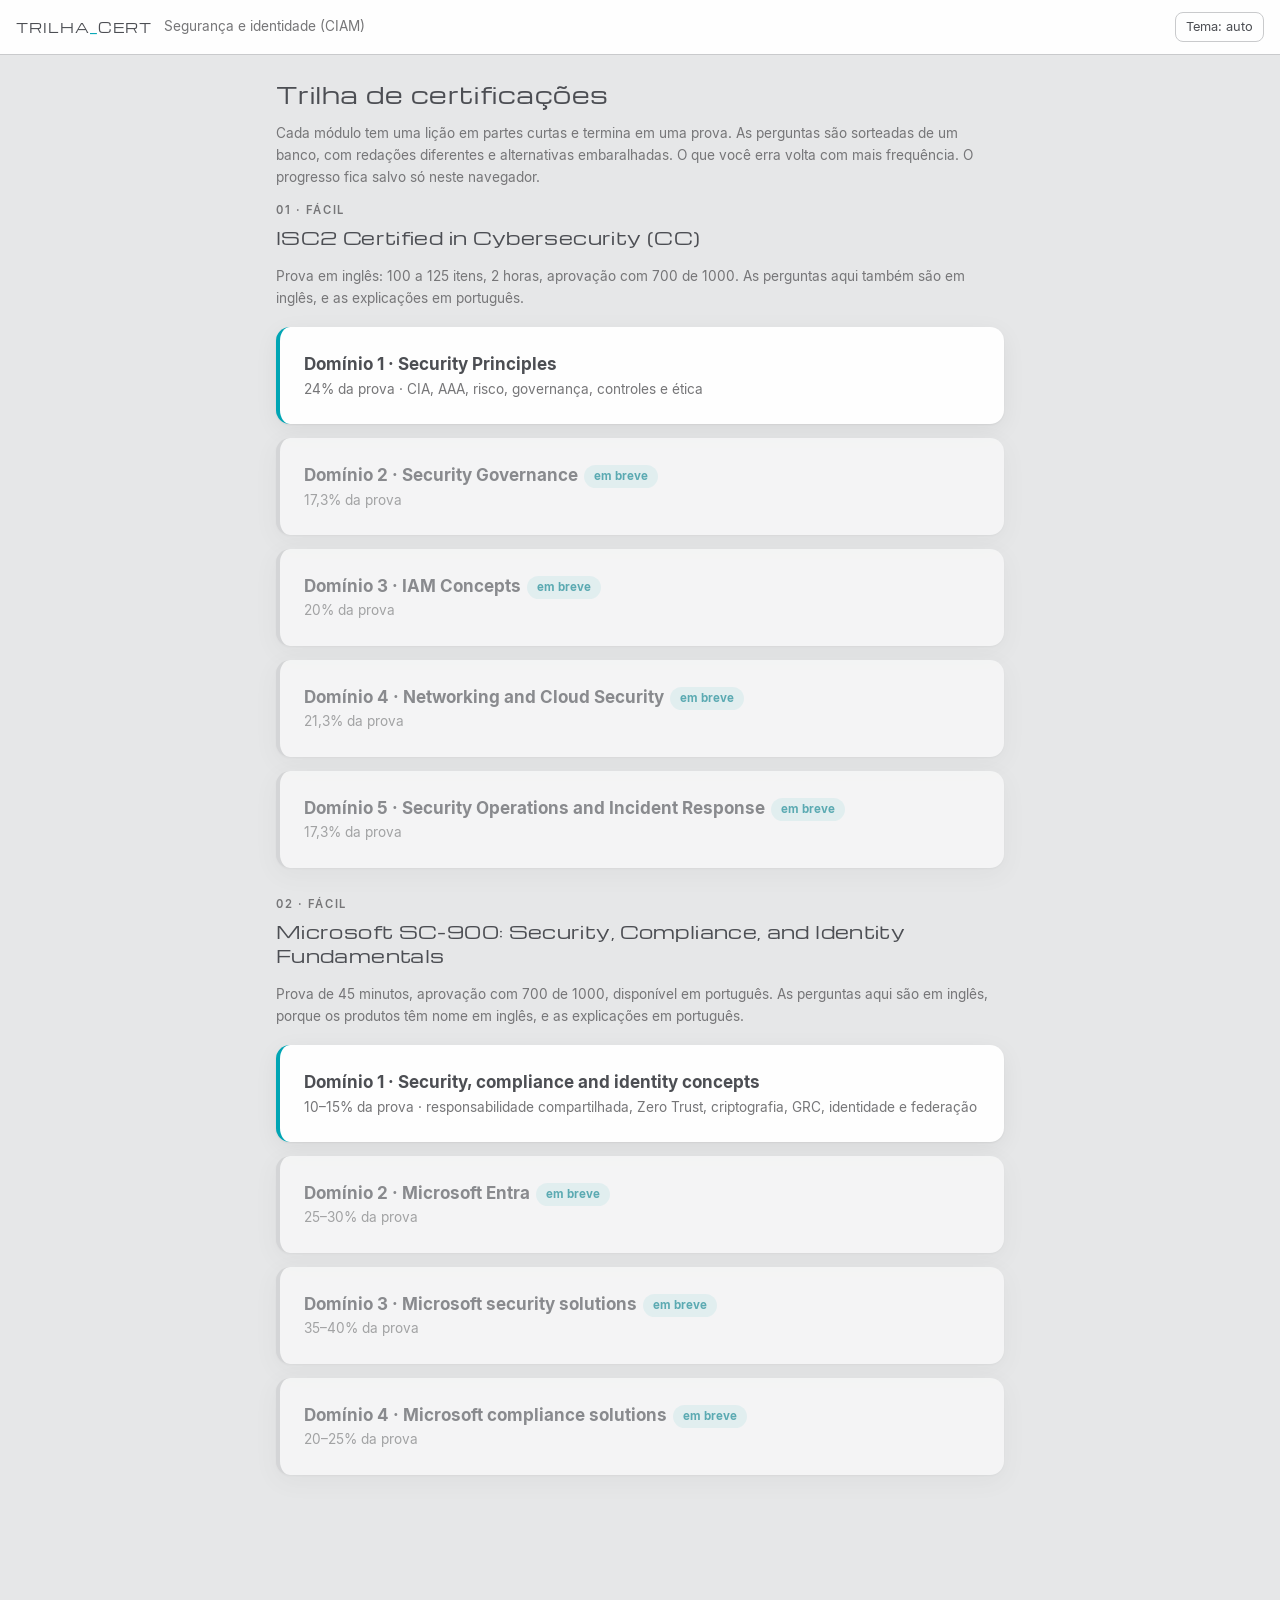
<file: index.html>
<!doctype html>
<html lang="pt-BR">
<head>
  <meta charset="utf-8">
  <meta name="viewport" content="width=device-width, initial-scale=1">
  <title>Trilha de Certificações</title>
  <link rel="stylesheet" href="assets/style.css">
</head>
<body>
  <header class="topo">
    <a class="marca" href="index.html">TRILHA<b>_</b>CERT</a>
    <span class="titulo-modulo">Segurança e identidade (CIAM)</span>
    <button class="btn-icone" id="btn-tema">Tema: auto</button>
  </header>
  <main>
    <h1>Trilha de certificações</h1>
    <p class="pequeno">Cada módulo tem uma lição em partes curtas e termina em uma prova. As perguntas são sorteadas de um banco, com redações diferentes e alternativas embaralhadas. O que você erra volta com mais frequência. O progresso fica salvo só neste navegador.</p>
    <div id="catalogo"></div>
  </main>
  <script>document.write('<script src="conteudo/catalogo.js?v=' + Date.now() + '"><\/script>')</script>
  <script>document.write('<script src="assets/engine.js?v=' + Date.now() + '"><\/script>')</script>
</body>
</html>
</file>
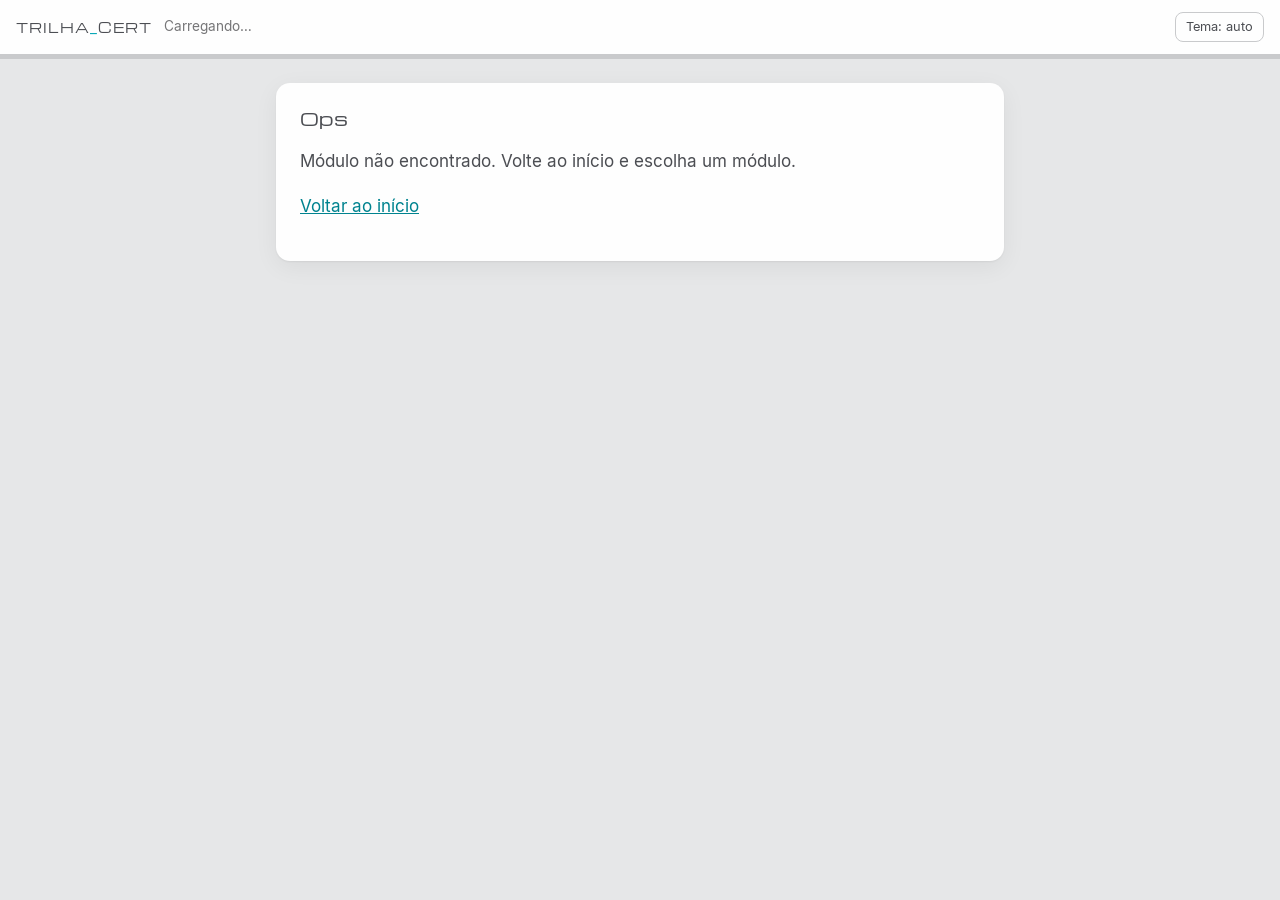
<file: curso.html>
<!doctype html>
<html lang="pt-BR">
<head>
  <meta charset="utf-8">
  <meta name="viewport" content="width=device-width, initial-scale=1">
  <title>Módulo · Trilha</title>
  <link rel="stylesheet" href="assets/style.css">
</head>
<body>
  <header class="topo">
    <a class="marca" href="index.html">TRILHA<b>_</b>CERT</a>
    <span class="titulo-modulo">Carregando…</span>
    <button class="btn-icone" id="btn-tema">Tema: auto</button>
  </header>
  <div class="barra"><i></i></div>
  <main id="palco"><div class="card">Carregando…</div></main>
  <nav class="nav oculto">
    <button class="btn" id="btn-ant">Voltar</button>
    <span class="contador" id="contador"></span>
    <button class="btn primario" id="btn-prox">Avançar</button>
  </nav>
  <script>document.write('<script src="conteudo/catalogo.js?v=' + Date.now() + '"><\/script>')</script>
  <script>document.write('<script src="assets/engine.js?v=' + Date.now() + '"><\/script>')</script>
</body>
</html>
</file>
<file: assets/style.css>
/* Trilha de Certificações — tema (paleta T_YOU, fontes livres Michroma + Inter) */
@font-face { font-family: "Michroma"; src: url("fonts/Michroma-Regular.ttf") format("truetype"); font-display: swap; }
@font-face { font-family: "Inter"; src: url("fonts/Inter-Regular.ttf") format("truetype"); font-weight: 400; font-display: swap; }
@font-face { font-family: "Inter"; src: url("fonts/Inter-SemiBold.ttf") format("truetype"); font-weight: 600; font-display: swap; }
@font-face { font-family: "Inter"; src: url("fonts/Inter-Bold.ttf") format("truetype"); font-weight: 700; font-display: swap; }

:root {
  --fundo: #E6E7E8;
  --card: #FEFEFE;
  --texto: #4C4E53;
  --texto-2: #767678;
  --linha: #C9CACC;
  --destaque: #00A5B4;
  --destaque-forte: #00838F;
  --destaque-suave: rgba(0, 165, 180, .12);
  --coral: #EF7C66;
  --amarelo: #F6D776;
  --nota: #FBE9A6;
  --nota-borda: #E0B84F;
  --certo: #2FA35A;
  --certo-suave: rgba(47, 163, 90, .12);
  --errado: #D64545;
  --errado-suave: rgba(214, 69, 69, .10);
  --roxo: #8E6CC8;
  --sombra: 0 1px 2px rgba(0,0,0,.06), 0 6px 24px rgba(0,0,0,.06);
  color-scheme: light;
}
@media (prefers-color-scheme: dark) {
  :root:not([data-theme="light"]) {
    --fundo: #2E3034; --card: #3A3C41; --texto: #F1F1F2; --texto-2: #B4B5B8; --linha: #55585E;
    --destaque: #22C0CE; --destaque-forte: #5BD6E0; --destaque-suave: rgba(34, 192, 206, .16);
    --nota: #4A4433; --nota-borda: #9C8540; --certo-suave: rgba(47,163,90,.2); --errado-suave: rgba(214,69,69,.2);
    --sombra: 0 1px 2px rgba(0,0,0,.3), 0 6px 24px rgba(0,0,0,.25);
    color-scheme: dark;
  }
}
:root[data-theme="dark"] {
  --fundo: #2E3034; --card: #3A3C41; --texto: #F1F1F2; --texto-2: #B4B5B8; --linha: #55585E;
  --destaque: #22C0CE; --destaque-forte: #5BD6E0; --destaque-suave: rgba(34, 192, 206, .16);
  --nota: #4A4433; --nota-borda: #9C8540; --certo-suave: rgba(47,163,90,.2); --errado-suave: rgba(214,69,69,.2);
  --sombra: 0 1px 2px rgba(0,0,0,.3), 0 6px 24px rgba(0,0,0,.25);
  color-scheme: dark;
}

* { box-sizing: border-box; }
html, body { margin: 0; }
body {
  background: var(--fundo); color: var(--texto);
  font: 400 17px/1.6 "Inter", system-ui, sans-serif;
  -webkit-text-size-adjust: 100%;
}
a { color: var(--destaque-forte); }
h1, h2, h3 { font-family: "Michroma", "Inter", sans-serif; font-weight: 400; letter-spacing: .02em; line-height: 1.3; }
h1 { font-size: 1.45rem; margin: 0 0 .4rem; }
h2 { font-size: 1.15rem; margin: 0 0 1rem; }
h3 { font-size: .95rem; margin: 1.4rem 0 .5rem; }
code, .mono { font-family: ui-monospace, "Cascadia Code", Consolas, monospace; font-size: .9em; }

.topo {
  display: flex; align-items: center; gap: 12px; padding: 12px 16px;
  background: var(--card); border-bottom: 1px solid var(--linha);
  position: sticky; top: 0; z-index: 5;
}
.topo .marca { font-family: "Michroma", sans-serif; font-size: .8rem; letter-spacing: .08em; text-decoration: none; color: var(--texto); white-space: nowrap; }
.topo .marca b { color: var(--destaque); font-weight: 400; }
.topo .titulo-modulo { font-size: .85rem; color: var(--texto-2); overflow: hidden; text-overflow: ellipsis; white-space: nowrap; flex: 1; }
.btn-icone { background: none; border: 1px solid var(--linha); color: var(--texto); border-radius: 8px; padding: 4px 10px; cursor: pointer; font: inherit; font-size: .8rem; }

.barra { height: 4px; background: var(--linha); }
.barra > i { display: block; height: 100%; width: 0; background: var(--destaque); transition: width .35s ease; }

main { max-width: 760px; margin: 0 auto; padding: 24px 16px 120px; }

.card { background: var(--card); border-radius: 14px; box-shadow: var(--sombra); padding: 24px; }
@media (max-width: 520px) { .card { padding: 18px 16px; } body { font-size: 16px; } }

.rotulo { text-transform: uppercase; letter-spacing: .14em; font-size: .7rem; color: var(--texto-2); font-weight: 600; margin-bottom: 6px; }
.rotulo b { color: var(--destaque); font-weight: 600; }

.termo { font-weight: 600; color: var(--destaque-forte); }
.en { font-style: italic; color: var(--texto-2); }
.nota { background: var(--nota); border-left: 4px solid var(--nota-borda); padding: 10px 14px; border-radius: 6px; margin: 1rem 0; font-size: .95rem; }
.prova-dica { background: var(--destaque-suave); border-left: 4px solid var(--destaque); padding: 10px 14px; border-radius: 6px; margin: 1rem 0; font-size: .95rem; }
.prova-dica::before { content: "Na prova: "; font-weight: 700; }
.ponte { border: 1px dashed var(--destaque); padding: 10px 14px; border-radius: 6px; margin: 1rem 0; font-size: .95rem; }
.ponte::before { content: "Ponte com o seu dia a dia: "; font-weight: 700; color: var(--destaque-forte); }

table.t { width: 100%; border-collapse: collapse; font-size: .92rem; margin: .8rem 0; }
table.t th, table.t td { border-bottom: 1px solid var(--linha); padding: 7px 6px; text-align: left; vertical-align: top; }
table.t th { font-weight: 600; color: var(--texto-2); font-size: .8rem; text-transform: uppercase; letter-spacing: .06em; }
.tabela-rolagem { overflow-x: auto; }

/* Navegação inferior */
.nav {
  position: fixed; left: 0; right: 0; bottom: 0; background: var(--card); border-top: 1px solid var(--linha);
  display: flex; gap: 10px; justify-content: space-between; align-items: center; padding: 10px 16px calc(10px + env(safe-area-inset-bottom));
}
.nav .contador { font-size: .8rem; color: var(--texto-2); }
.btn {
  font: 600 .95rem "Inter", sans-serif; border-radius: 10px; padding: 11px 18px; cursor: pointer;
  border: 1px solid var(--linha); background: var(--card); color: var(--texto);
}
.btn:disabled { opacity: .4; cursor: default; }
.btn.primario { background: var(--destaque); border-color: var(--destaque); color: #fff; }
.btn.primario:hover:not(:disabled) { background: var(--destaque-forte); }

/* Opções de pergunta */
.pergunta { font-weight: 600; margin: 0 0 14px; }
.opcoes { display: grid; gap: 10px; }
.opcao {
  text-align: left; font: inherit; color: var(--texto); background: var(--card);
  border: 1.5px solid var(--linha); border-radius: 10px; padding: 12px 14px; cursor: pointer; display: flex; gap: 10px;
}
.opcao:hover:not(:disabled) { border-color: var(--destaque); }
.opcao .letra { font-weight: 700; color: var(--texto-2); min-width: 1.2em; }
.opcao:disabled { cursor: default; }
.opcao.certa { border-color: var(--certo); background: var(--certo-suave); }
.opcao.errada { border-color: var(--errado); background: var(--errado-suave); }
.porque { display: block; font-size: .9rem; margin-top: 6px; color: var(--texto-2); }
.opcao .corpo-op { flex: 1; }
.opcao .corpo-op > span:first-child { display: block; }

/* Diagramas em HTML (texto longo quebra linha sozinho no celular) */
.degraus { display: grid; gap: 8px; margin: 14px 0; }
.degrau { border-radius: 10px; padding: 10px 14px; background: var(--card); border: 1.5px solid var(--linha); border-left: 6px solid var(--destaque); }
.degrau b { color: var(--destaque-forte); margin-right: 6px; }
.degrau.cheio { background: var(--destaque); border-color: var(--destaque); color: #fff; }
.degrau.cheio b { color: #fff; }
.piramide { display: grid; gap: 6px; justify-items: center; margin: 16px 0; }
.piramide > div { border-radius: 8px; padding: 8px 10px; text-align: center; font-weight: 600; color: #fff; background: var(--destaque); }
.piramide > div:nth-child(1) { width: 40%; }
.piramide > div:nth-child(2) { width: 55%; opacity: .9; }
.piramide > div:nth-child(3) { width: 70%; opacity: .8; }
.piramide > div:nth-child(4) { width: 85%; opacity: .7; }
.piramide > div:nth-child(5) { width: 100%; background: var(--card); color: var(--texto); border: 1.5px dashed var(--destaque); }
.piramide .pequeno { display: block; font-weight: 400; color: inherit; opacity: .9; }
@media (max-width: 520px) { .piramide > div:nth-child(1) { width: 60%; } .piramide > div:nth-child(2) { width: 70%; } .piramide > div:nth-child(3) { width: 80%; } .piramide > div:nth-child(4) { width: 90%; } }
.feedback { margin-top: 16px; padding: 12px 14px; border-radius: 8px; font-weight: 600; }
.feedback.ok { background: var(--certo-suave); color: var(--certo); }
.feedback.nok { background: var(--errado-suave); color: var(--errado); }

.checagem { margin-top: 22px; padding-top: 16px; border-top: 1px dashed var(--linha); }
.checagem .rotulo { color: var(--destaque-forte); }

/* Catálogo */
.lista-modulos { display: grid; gap: 14px; margin-top: 18px; }
.modulo { display: block; text-decoration: none; color: var(--texto); border-left: 4px solid var(--destaque); }
.modulo:hover { transform: translateY(-1px); }
.modulo .meta { font-size: .85rem; color: var(--texto-2); }
.modulo.bloqueado { border-left-color: var(--linha); opacity: .6; pointer-events: none; }
.selo { display: inline-block; font-size: .72rem; font-weight: 700; border-radius: 99px; padding: 2px 10px; margin-left: 6px; vertical-align: middle; }
.selo.aprovado { background: var(--certo-suave); color: var(--certo); }
.selo.pendente { background: var(--destaque-suave); color: var(--destaque-forte); }

/* Resultado */
.placar { font-family: "Michroma", sans-serif; font-size: 2.6rem; color: var(--destaque); margin: .2rem 0; }
.placar.reprovado { color: var(--coral); }
.topico-linha { display: grid; grid-template-columns: 1fr 120px 48px; gap: 10px; align-items: center; font-size: .9rem; margin: 6px 0; }
.topico-linha .trilho { height: 8px; background: var(--linha); border-radius: 99px; overflow: hidden; }
.topico-linha .trilho i { display: block; height: 100%; background: var(--destaque); }
.topico-linha .trilho i.fraco { background: var(--coral); }
@media (max-width: 520px) { .topico-linha { grid-template-columns: 1fr 70px 40px; } }

.certificado {
  text-align: center; border: 2px solid var(--destaque); border-radius: 14px; padding: 28px 18px; margin: 18px 0;
  background: linear-gradient(135deg, var(--destaque-suave), transparent 60%);
}
.certificado .nome { font-family: "Michroma", sans-serif; font-size: 1.1rem; margin: 10px 0; }

.acoes { display: flex; flex-wrap: wrap; gap: 10px; margin-top: 18px; }

/* SVG / animações */
.anim { width: 100%; height: auto; display: block; margin: 12px auto 4px; max-width: 460px; }
.anim text { font-family: "Inter", sans-serif; fill: var(--texto); }
.anim .tx2 { fill: var(--texto-2); }
.anim .tx-branco { fill: #fff; }
.anim .traco { stroke: var(--texto-2); fill: none; stroke-width: 2; }
.anim .caixa { fill: var(--card); stroke: var(--linha); stroke-width: 1.5; }
.anim .f-destaque { fill: var(--destaque); }
.anim .f-coral { fill: var(--coral); }
.anim .f-roxo { fill: var(--roxo); }
.anim .f-certo { fill: var(--certo); }
.anim .s-destaque { stroke: var(--destaque); }

.surge { opacity: 0; animation: surge .6s ease forwards; }
.d1 { animation-delay: .3s; } .d2 { animation-delay: .9s; } .d3 { animation-delay: 1.5s; }
.d4 { animation-delay: 2.1s; } .d5 { animation-delay: 2.7s; } .d6 { animation-delay: 3.3s; }
.d7 { animation-delay: 3.9s; } .d8 { animation-delay: 4.5s; }
@keyframes surge { from { opacity: 0; transform: translateY(6px); } to { opacity: 1; transform: none; } }
/* elementos com .desenha precisam de pathLength="1" no SVG */
.desenha { stroke-dasharray: 1; stroke-dashoffset: 1; animation: desenha 1.2s ease forwards; }
@keyframes desenha { to { stroke-dashoffset: 0; } }
.pulsa { animation: pulsa 1.6s ease-in-out infinite; transform-box: fill-box; transform-origin: center; }
@keyframes pulsa { 50% { transform: scale(1.06); } }
.gira { animation: gira 14s linear infinite; transform-box: fill-box; transform-origin: center; }
@keyframes gira { to { transform: rotate(360deg); } }
@media (prefers-reduced-motion: reduce) {
  .surge, .desenha { animation: none; opacity: 1; stroke-dashoffset: 0; }
  .pulsa, .gira { animation: none; }
}

.oculto { display: none !important; }
.centro { text-align: center; }
.pequeno { font-size: .85rem; color: var(--texto-2); }
@media (max-width: 520px) { table.t { font-size: .84rem; } table.t th, table.t td { padding: 6px 4px; } }

/* Outros formatos de pergunta: Yes/No, associar colunas, completar a frase */
.confirmar { margin-top: 14px; }
.sn-lista, .lg-lista { display: grid; gap: 10px; }
.sn-item, .lg-item, .cp-op { border: 1.5px solid var(--linha); border-radius: 10px; padding: 10px 14px; background: var(--card); }
.sn-item { display: grid; grid-template-columns: 1fr auto; gap: 8px 12px; align-items: center; }
.sn-item .porque { grid-column: 1 / -1; margin-top: 0; }
.sn-botoes { display: flex; gap: 6px; }
.sn-b { font: inherit; font-weight: 600; min-width: 56px; padding: 6px 10px; border-radius: 8px; border: 1.5px solid var(--linha); background: var(--card); color: var(--texto); cursor: pointer; }
.sn-b.marcado { background: var(--destaque); border-color: var(--destaque); color: #fff; }
.sn-b:disabled { cursor: default; }
.sn-b.gabarito { outline: 2px solid var(--certo); outline-offset: 1px; }
.lg-item { display: grid; gap: 6px; }
.lg-a { font-weight: 600; }
select.lg-sel, select.cp-sel { font: inherit; font-size: .95rem; max-width: 100%; padding: 6px 8px; border-radius: 8px; border: 1.5px solid var(--destaque); background: var(--card); color: var(--texto); }
.cp-frase { line-height: 2.1; }
.cp-porques { display: grid; gap: 8px; margin-top: 12px; }
.sn-item.certa, .lg-item.certa, .cp-op.certa, select.certa { border-color: var(--certo); background: var(--certo-suave); }
.sn-item.errada, .lg-item.errada, .cp-op.errada, select.errada { border-color: var(--errado); background: var(--errado-suave); }
@media (max-width: 520px) { .sn-item { grid-template-columns: 1fr; } }
.opcao.marcada { border-color: var(--destaque); background: var(--destaque-suave); }
.opcao.varias .letra { border: 1.5px solid var(--linha); border-radius: 4px; text-align: center; }
.lg-lista, .sn-lista, .lg-item, .sn-item { min-width: 0; }
select.lg-sel { width: 100%; min-width: 0; text-overflow: ellipsis; }
select.cp-sel { width: auto; max-width: 100%; }
</file>
